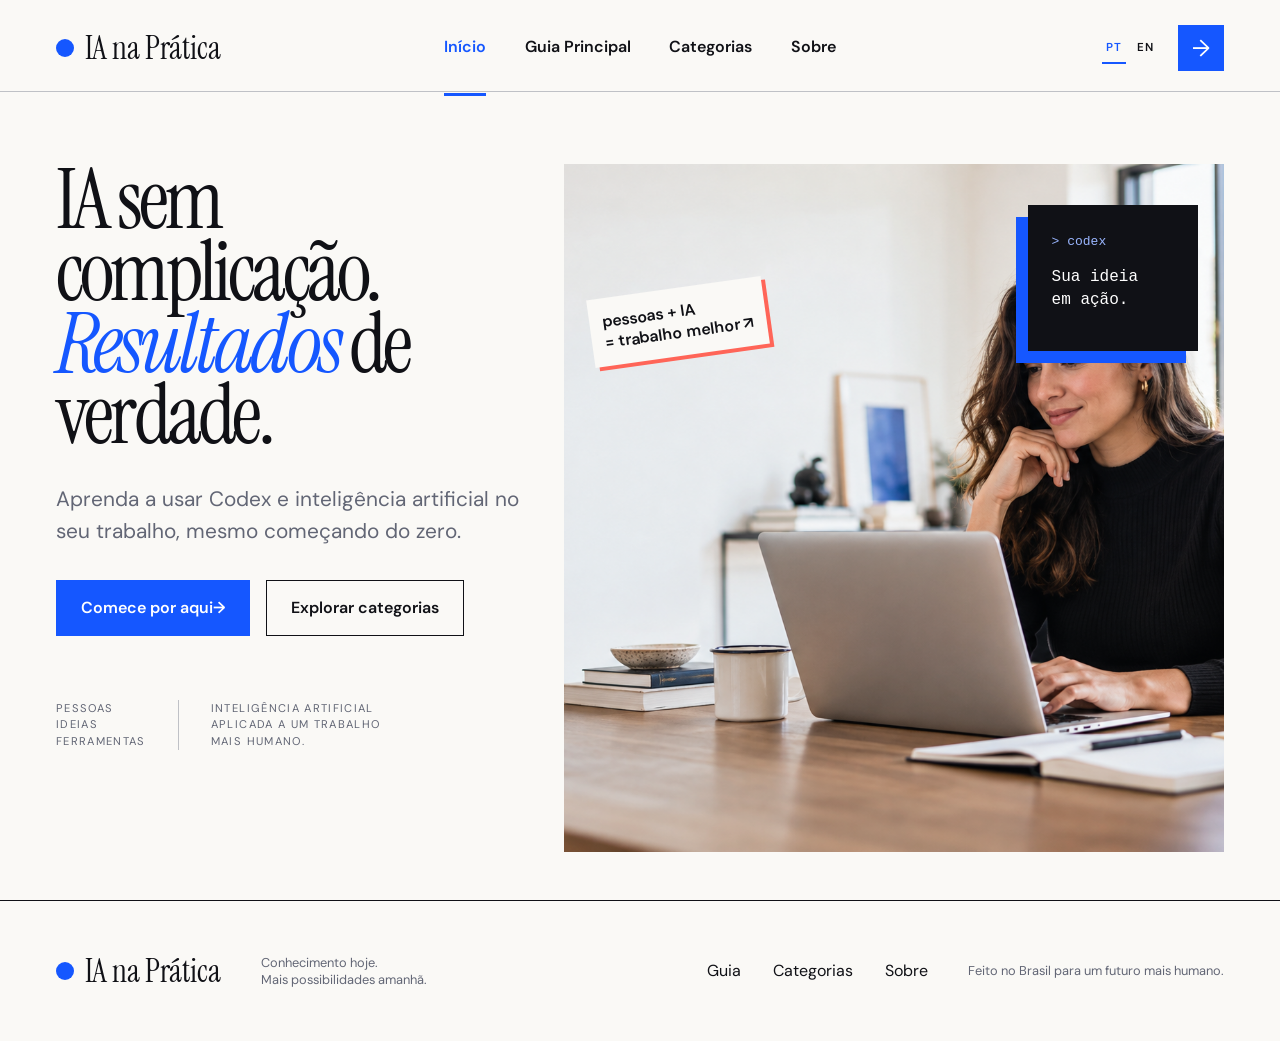
<file: index.html>
<!doctype html><html lang="pt-BR"><head><meta charset="UTF-8"><meta name="viewport" content="width=device-width,initial-scale=1"><meta name="description" content="Codex e inteligência artificial para pessoas e profissionais."><title>IA na Prática — Codex e IA sem complicação</title><link rel="icon" href="data:image/svg+xml,%3Csvg xmlns='http://www.w3.org/2000/svg' viewBox='0 0 100 100'%3E%3Ccircle cx='50' cy='50' r='42' fill='%231557ff'/%3E%3C/svg%3E"><link rel="preconnect" href="https://fonts.googleapis.com"><link rel="preconnect" href="https://fonts.gstatic.com" crossorigin><link href="https://fonts.googleapis.com/css2?family=DM+Sans:wght@400;500;600&family=Instrument+Serif:ital@0;1&display=swap" rel="stylesheet"><link rel="stylesheet" href="styles.css"></head><body>
<a class="skip-link" href="#conteudo">Pular para o conteúdo</a>
<header class="site-header"><a class="brand" href="index.html"><span class="brand-dot"></span><span>IA na Prática</span></a><button class="menu-button" aria-expanded="false" aria-controls="menu">Menu</button><nav id="menu" aria-label="Navegação principal"><a class="active" href="index.html">Início</a><a href="guia.html">Guia Principal</a><a href="categorias.html">Categorias</a><a href="sobre.html">Sobre</a></nav><div class="header-tools"><div class="language-switch" aria-label="Selecionar idioma"><span aria-current="page">PT</span><a href="en/index.html" lang="en" hreflang="en-US">EN</a></div><a class="nav-arrow" href="guia.html" aria-label="Ir para o Guia Principal">→</a></div></header>
<main id="conteudo"><section class="hero home-hero"><div class="hero-copy"><h1>IA sem complicação.<br><em>Resultados</em> de verdade.</h1><p>Aprenda a usar Codex e inteligência artificial no seu trabalho, mesmo começando do zero.</p><div class="hero-actions"><a class="button primary" href="guia.html">Comece por aqui <span>→</span></a><a class="button secondary" href="categorias.html">Explorar categorias</a></div><div class="hero-note"><span>Pessoas<br>ideias<br>ferramentas</span><span>Inteligência artificial aplicada a um trabalho mais humano.</span></div></div><div class="hero-media"><img src="assets/hero-editorial.png" alt="Profissional usando inteligência artificial em seu notebook"><div class="hero-card"><span>&gt; codex</span><p>Sua ideia<br>em ação.</p></div><div class="scribble">pessoas + IA<br>= trabalho melhor ↗</div></div></section></main>
<footer><a class="brand" href="index.html"><span class="brand-dot"></span><span>IA na Prática</span></a><p>Conhecimento hoje.<br>Mais possibilidades amanhã.</p><nav aria-label="Rodapé"><a href="guia.html">Guia</a><a href="categorias.html">Categorias</a><a href="sobre.html">Sobre</a></nav><span>Feito no Brasil para um futuro mais humano.</span></footer><script src="script.js"></script></body></html>
</file>
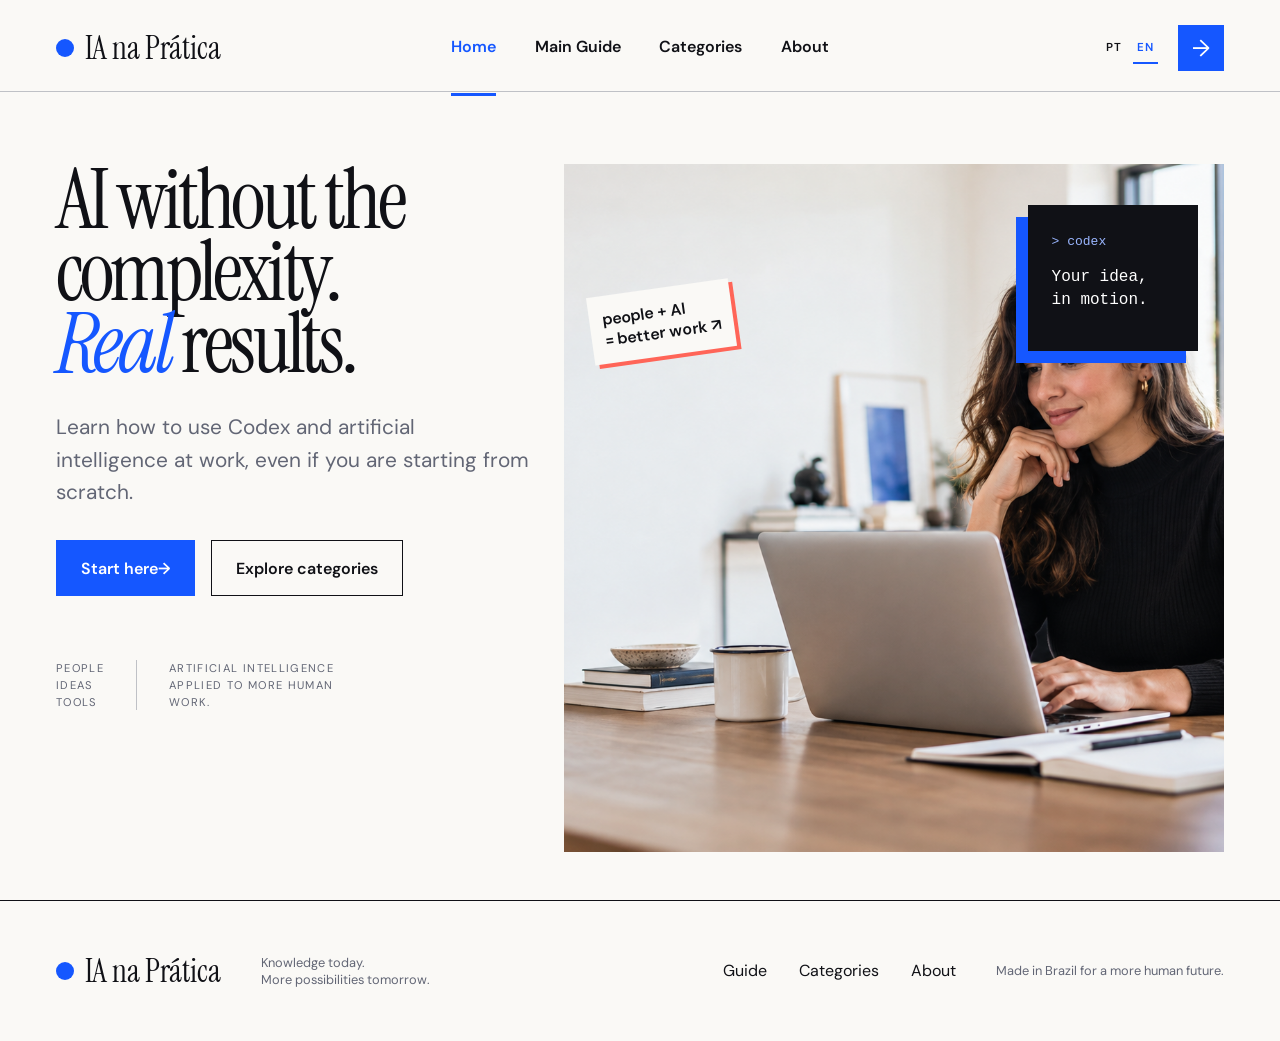
<file: en/index.html>
<!doctype html><html lang="en-US"><head><meta charset="UTF-8"><meta name="viewport" content="width=device-width,initial-scale=1"><meta name="description" content="Codex and artificial intelligence for people and professionals."><title>IA na Prática — AI made practical</title><link rel="preconnect" href="https://fonts.googleapis.com"><link rel="preconnect" href="https://fonts.gstatic.com" crossorigin><link href="https://fonts.googleapis.com/css2?family=DM+Sans:wght@400;500;600&family=Instrument+Serif:ital@0;1&display=swap" rel="stylesheet"><link rel="stylesheet" href="../styles.css"></head><body><a class="skip-link" href="#content">Skip to content</a><header class="site-header"><a class="brand" href="index.html"><span class="brand-dot"></span><span>IA na Prática</span></a><button class="menu-button" aria-expanded="false" aria-controls="menu">Menu</button><nav id="menu" aria-label="Main navigation"><a class="active" href="index.html">Home</a><a href="guide.html">Main Guide</a><a href="categories.html">Categories</a><a href="about.html">About</a></nav><div class="header-tools"><div class="language-switch" aria-label="Select language"><a href="../index.html" lang="pt-BR" hreflang="pt-BR">PT</a><span aria-current="page">EN</span></div><a class="nav-arrow" href="guide.html" aria-label="Go to the Main Guide">→</a></div></header><main id="content"><section class="hero home-hero"><div class="hero-copy"><h1>AI without the complexity.<br><em>Real</em> results.</h1><p>Learn how to use Codex and artificial intelligence at work, even if you are starting from scratch.</p><div class="hero-actions"><a class="button primary" href="guide.html">Start here <span>→</span></a><a class="button secondary" href="categories.html">Explore categories</a></div><div class="hero-note"><span>People<br>ideas<br>tools</span><span>Artificial intelligence applied to more human work.</span></div></div><div class="hero-media"><img src="../assets/hero-editorial.png" alt="A professional using artificial intelligence on her laptop"><div class="hero-card"><span>&gt; codex</span><p>Your idea,<br>in motion.</p></div><div class="scribble">people + AI<br>= better work ↗</div></div></section></main><footer><a class="brand" href="index.html"><span class="brand-dot"></span><span>IA na Prática</span></a><p>Knowledge today.<br>More possibilities tomorrow.</p><nav><a href="guide.html">Guide</a><a href="categories.html">Categories</a><a href="about.html">About</a></nav><span>Made in Brazil for a more human future.</span></footer><script src="../script.js"></script></body></html>
</file>
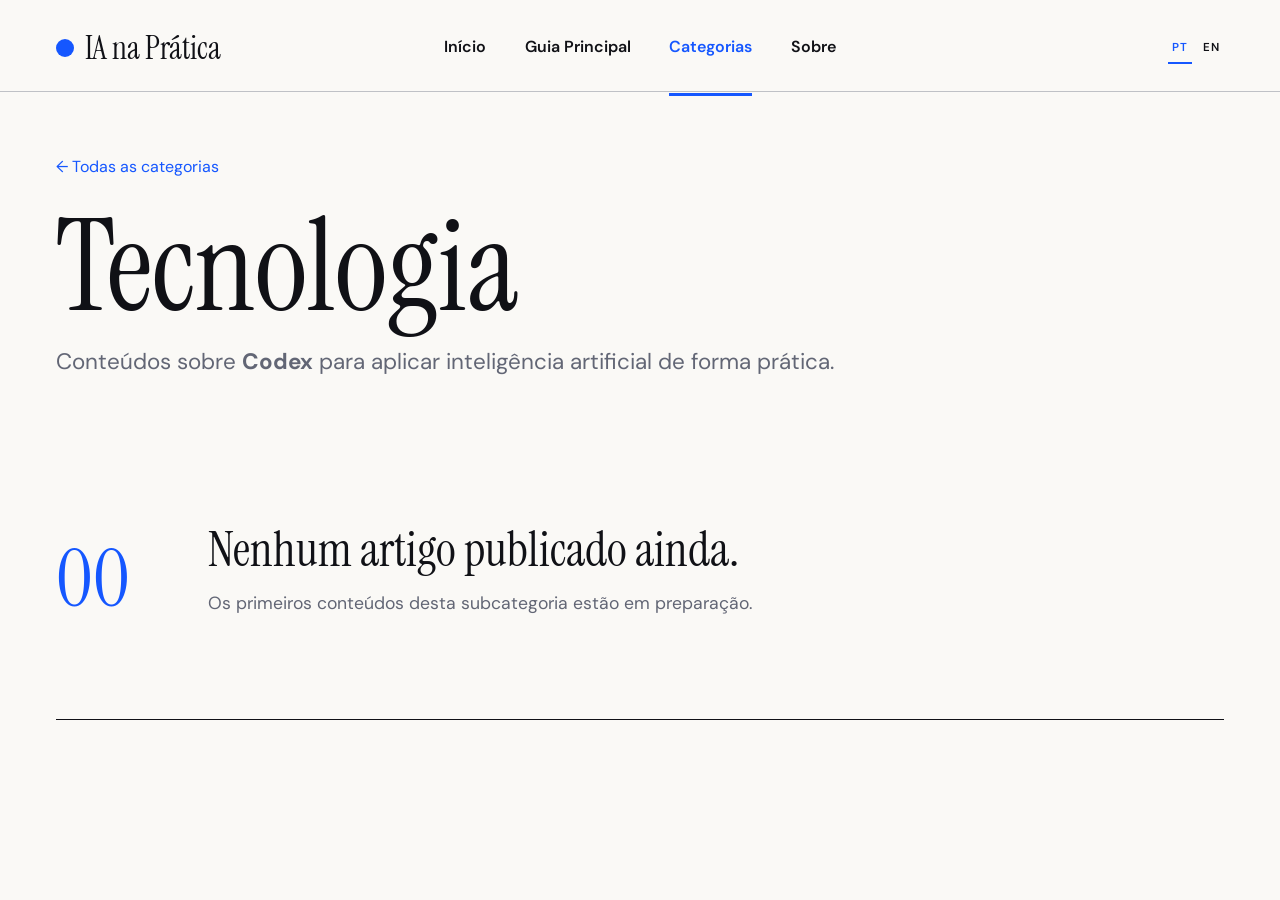
<file: categoria.html>
<!doctype html><html lang="pt-BR"><head><meta charset="UTF-8"><meta name="viewport" content="width=device-width,initial-scale=1"><title>Categoria — IA na Prática</title><link rel="preconnect" href="https://fonts.googleapis.com"><link rel="preconnect" href="https://fonts.gstatic.com" crossorigin><link href="https://fonts.googleapis.com/css2?family=DM+Sans:wght@400;500;600&family=Instrument+Serif&display=swap" rel="stylesheet"><link rel="stylesheet" href="styles.css"></head><body><header class="site-header"><a class="brand" href="index.html"><span class="brand-dot"></span><span>IA na Prática</span></a><button class="menu-button" aria-expanded="false" aria-controls="menu">Menu</button><nav id="menu"><a href="index.html">Início</a><a href="guia.html">Guia Principal</a><a class="active" href="categorias.html">Categorias</a><a href="sobre.html">Sobre</a></nav><div class="header-tools"><div class="language-switch"><span aria-current="page">PT</span><a id="language-counterpart" href="en/category.html" lang="en" hreflang="en-US">EN</a></div></div></header><main class="page listing"><a href="categorias.html">← Todas as categorias</a><h1 id="category-title">Tecnologia</h1><p class="listing-lead">Conteúdos sobre <strong id="subcategory-title">Codex</strong> para aplicar inteligência artificial de forma prática.</p><section class="empty-library" aria-label="Nenhum artigo publicado"><span>00</span><div><h2>Nenhum artigo publicado ainda.</h2><p>Os primeiros conteúdos desta subcategoria estão em preparação.</p></div></section></main><script src="script.js"></script></body></html>
</file>
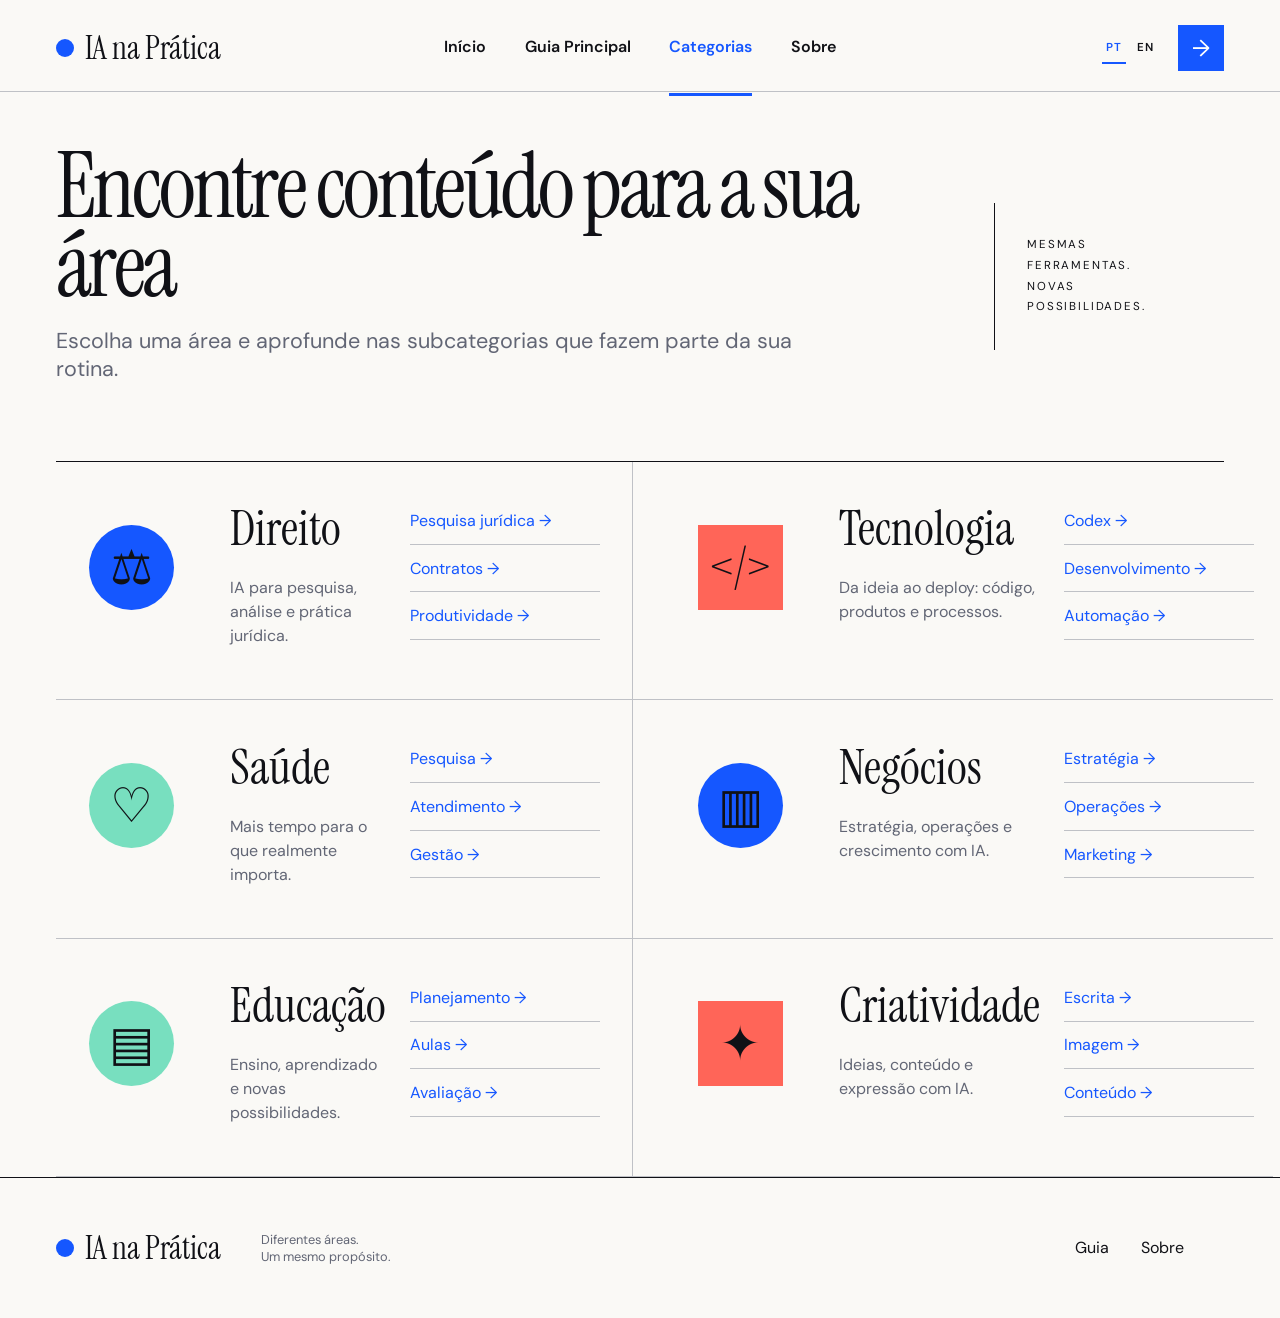
<file: categorias.html>
<!doctype html><html lang="pt-BR"><head><meta charset="UTF-8"><meta name="viewport" content="width=device-width,initial-scale=1"><title>Categorias — IA na Prática</title><link rel="preconnect" href="https://fonts.googleapis.com"><link rel="preconnect" href="https://fonts.gstatic.com" crossorigin><link href="https://fonts.googleapis.com/css2?family=DM+Sans:wght@400;500;600&family=Instrument+Serif:ital@0;1&display=swap" rel="stylesheet"><link rel="stylesheet" href="styles.css"></head><body><a class="skip-link" href="#conteudo">Pular para o conteúdo</a>
<header class="site-header"><a class="brand" href="index.html"><span class="brand-dot"></span><span>IA na Prática</span></a><button class="menu-button" aria-expanded="false" aria-controls="menu">Menu</button><nav id="menu"><a href="index.html">Início</a><a href="guia.html">Guia Principal</a><a class="active" href="categorias.html">Categorias</a><a href="sobre.html">Sobre</a></nav><div class="header-tools"><div class="language-switch"><span aria-current="page">PT</span><a href="en/categories.html" lang="en" hreflang="en-US">EN</a></div><a class="nav-arrow" href="sobre.html" aria-label="Ir para sobre">→</a></div></header>
<main id="conteudo" class="page"><section class="page-intro category-intro"><div><h1>Encontre conteúdo para a sua área</h1><p>Escolha uma área e aprofunde nas subcategorias que fazem parte da sua rotina.</p></div><aside>Mesmas ferramentas.<br>Novas possibilidades.</aside></section>
<section class="category-rails"><article><div class="rail-symbol blue">⚖</div><div><h2>Direito</h2><p>IA para pesquisa, análise e prática jurídica.</p></div><nav><a href="categoria.html?area=Direito&sub=Pesquisa+júridica">Pesquisa jurídica →</a><a href="categoria.html?area=Direito&sub=Contratos">Contratos →</a><a href="categoria.html?area=Direito&sub=Produtividade">Produtividade →</a></nav></article><article><div class="rail-symbol coral">&lt;/&gt;</div><div><h2>Tecnologia</h2><p>Da ideia ao deploy: código, produtos e processos.</p></div><nav><a href="categoria.html?area=Tecnologia&sub=Codex">Codex →</a><a href="categoria.html?area=Tecnologia&sub=Desenvolvimento">Desenvolvimento →</a><a href="categoria.html?area=Tecnologia&sub=Automação">Automação →</a></nav></article><article><div class="rail-symbol mint">♡</div><div><h2>Saúde</h2><p>Mais tempo para o que realmente importa.</p></div><nav><a href="categoria.html?area=Saúde&sub=Pesquisa">Pesquisa →</a><a href="categoria.html?area=Saúde&sub=Atendimento">Atendimento →</a><a href="categoria.html?area=Saúde&sub=Gestão">Gestão →</a></nav></article><article><div class="rail-symbol blue">▥</div><div><h2>Negócios</h2><p>Estratégia, operações e crescimento com IA.</p></div><nav><a href="categoria.html?area=Negócios&sub=Estratégia">Estratégia →</a><a href="categoria.html?area=Negócios&sub=Operações">Operações →</a><a href="categoria.html?area=Negócios&sub=Marketing">Marketing →</a></nav></article><article><div class="rail-symbol mint">▤</div><div><h2>Educação</h2><p>Ensino, aprendizado e novas possibilidades.</p></div><nav><a href="categoria.html?area=Educação&sub=Planejamento">Planejamento →</a><a href="categoria.html?area=Educação&sub=Aulas">Aulas →</a><a href="categoria.html?area=Educação&sub=Avaliação">Avaliação →</a></nav></article><article><div class="rail-symbol coral">✦</div><div><h2>Criatividade</h2><p>Ideias, conteúdo e expressão com IA.</p></div><nav><a href="categoria.html?area=Criatividade&sub=Escrita">Escrita →</a><a href="categoria.html?area=Criatividade&sub=Imagem">Imagem →</a><a href="categoria.html?area=Criatividade&sub=Conteúdo">Conteúdo →</a></nav></article></section></main><footer><a class="brand" href="index.html"><span class="brand-dot"></span><span>IA na Prática</span></a><p>Diferentes áreas.<br>Um mesmo propósito.</p><nav><a href="guia.html">Guia</a><a href="sobre.html">Sobre</a></nav></footer><script src="script.js"></script></body></html>
</file>
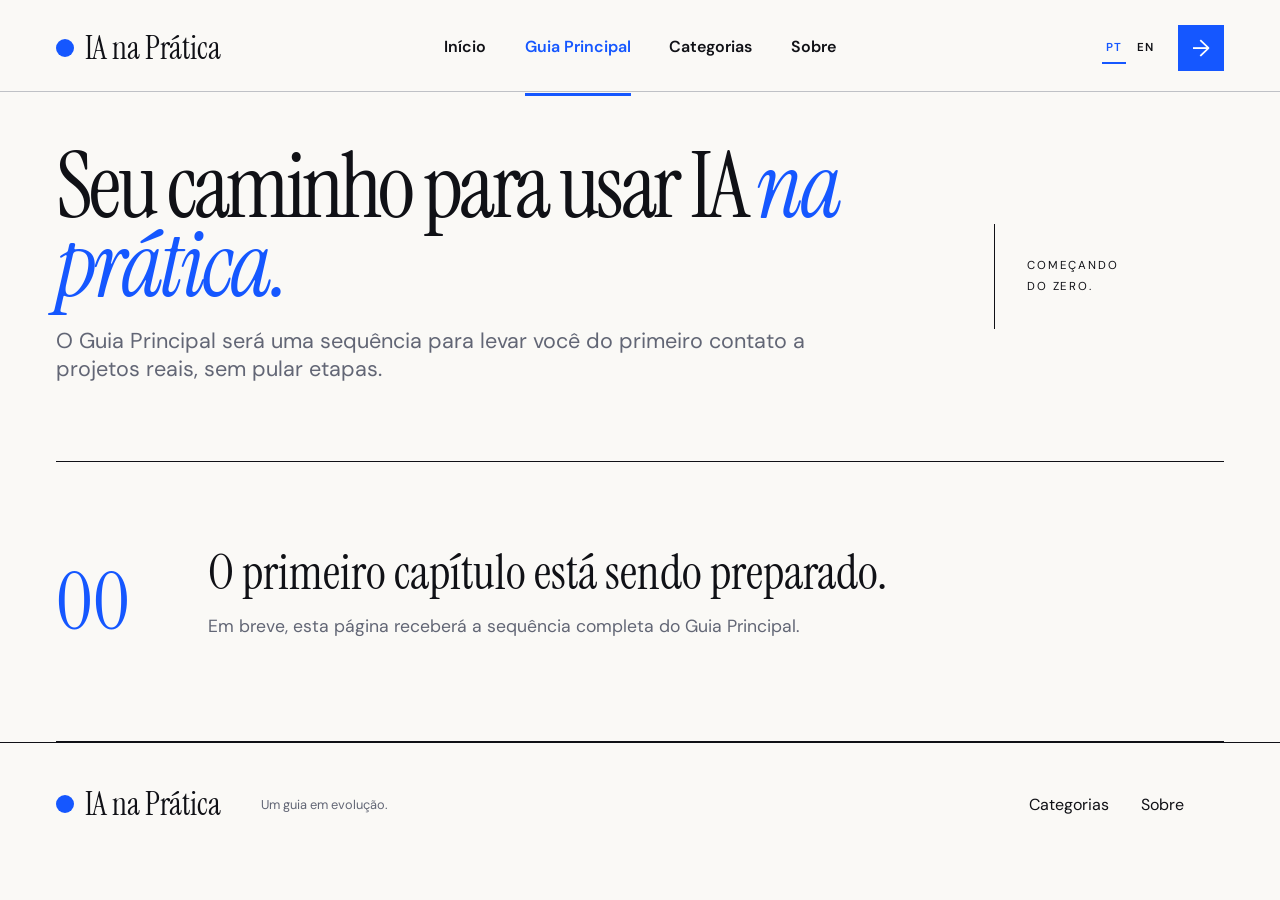
<file: guia.html>
<!doctype html><html lang="pt-BR"><head><meta charset="UTF-8"><meta name="viewport" content="width=device-width,initial-scale=1"><title>Guia Principal — IA na Prática</title><link rel="preconnect" href="https://fonts.googleapis.com"><link rel="preconnect" href="https://fonts.gstatic.com" crossorigin><link href="https://fonts.googleapis.com/css2?family=DM+Sans:wght@400;500;600&family=Instrument+Serif:ital@0;1&display=swap" rel="stylesheet"><link rel="stylesheet" href="styles.css"></head><body><a class="skip-link" href="#conteudo">Pular para o conteúdo</a><header class="site-header"><a class="brand" href="index.html"><span class="brand-dot"></span><span>IA na Prática</span></a><button class="menu-button" aria-expanded="false" aria-controls="menu">Menu</button><nav id="menu"><a href="index.html">Início</a><a class="active" href="guia.html">Guia Principal</a><a href="categorias.html">Categorias</a><a href="sobre.html">Sobre</a></nav><div class="header-tools"><div class="language-switch"><span aria-current="page">PT</span><a href="en/guide.html" lang="en" hreflang="en-US">EN</a></div><a class="nav-arrow" href="categorias.html" aria-label="Ir para categorias">→</a></div></header><main id="conteudo" class="page"><section class="page-intro guide-intro"><div><h1>Seu caminho para usar IA <em>na prática.</em></h1><p>O Guia Principal será uma sequência para levar você do primeiro contato a projetos reais, sem pular etapas.</p></div><aside>Começando<br>do zero.</aside></section><section class="empty-library" aria-label="Guia em preparação"><span>00</span><div><h2>O primeiro capítulo está sendo preparado.</h2><p>Em breve, esta página receberá a sequência completa do Guia Principal.</p></div></section></main><footer><a class="brand" href="index.html"><span class="brand-dot"></span><span>IA na Prática</span></a><p>Um guia em evolução.</p><nav><a href="categorias.html">Categorias</a><a href="sobre.html">Sobre</a></nav></footer><script src="script.js"></script></body></html>
</file>
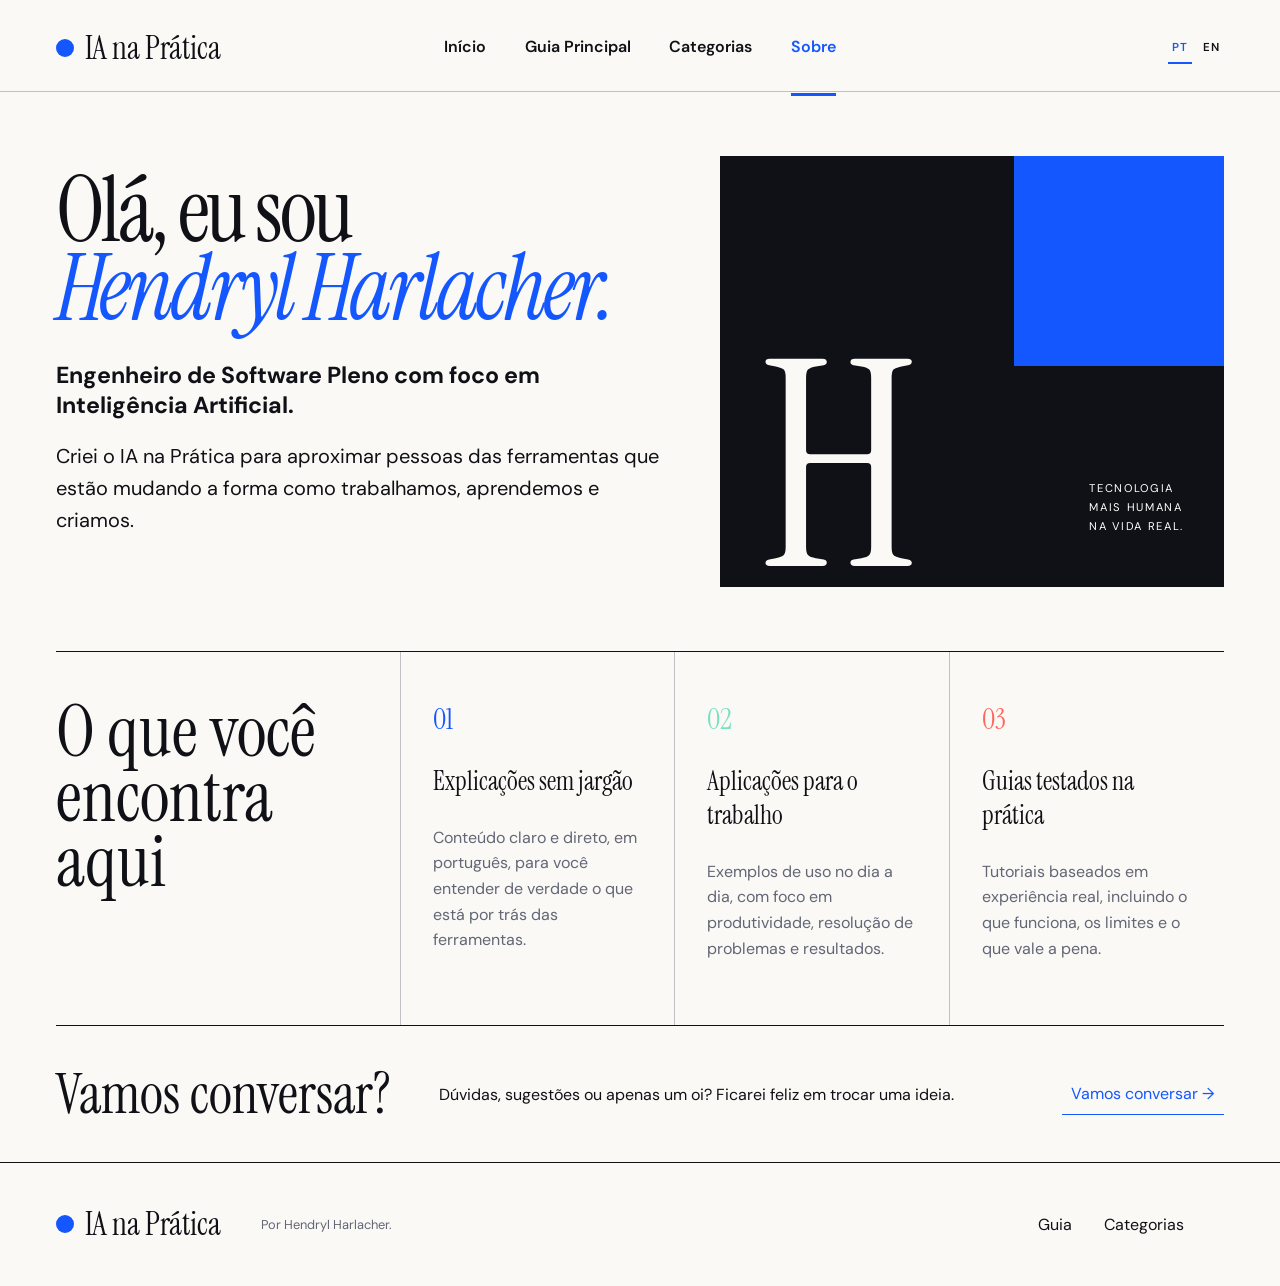
<file: sobre.html>
<!doctype html><html lang="pt-BR"><head><meta charset="UTF-8"><meta name="viewport" content="width=device-width,initial-scale=1"><meta name="description" content="Sobre Hendryl Harlacher, Engenheiro de Software Pleno com foco em IA."><title>Sobre Hendryl Harlacher — IA na Prática</title><link rel="preconnect" href="https://fonts.googleapis.com"><link rel="preconnect" href="https://fonts.gstatic.com" crossorigin><link href="https://fonts.googleapis.com/css2?family=DM+Sans:wght@400;500;600&family=Instrument+Serif:ital@0;1&display=swap" rel="stylesheet"><link rel="stylesheet" href="styles.css"></head><body><a class="skip-link" href="#conteudo">Pular para o conteúdo</a><header class="site-header"><a class="brand" href="index.html"><span class="brand-dot"></span><span>IA na Prática</span></a><button class="menu-button" aria-expanded="false" aria-controls="menu">Menu</button><nav id="menu"><a href="index.html">Início</a><a href="guia.html">Guia Principal</a><a href="categorias.html">Categorias</a><a class="active" href="sobre.html">Sobre</a></nav><div class="header-tools"><div class="language-switch"><span aria-current="page">PT</span><a href="en/about.html" lang="en" hreflang="en-US">EN</a></div></div></header>
<main id="conteudo" class="page about"><section class="about-hero"><div><h1>Olá, eu sou<br><em>Hendryl Harlacher.</em></h1><h2>Engenheiro de Software Pleno com foco em Inteligência Artificial.</h2><p>Criei o IA na Prática para aproximar pessoas das ferramentas que estão mudando a forma como trabalhamos, aprendemos e criamos.</p></div><div class="about-visual" aria-label="Espaço editorial para futura foto de Hendryl Harlacher"><span>H</span><p>tecnologia<br>mais humana<br>na vida real.</p></div></section><section class="about-principles"><h2>O que você<br>encontra aqui</h2><article><span>01</span><h3>Explicações sem jargão</h3><p>Conteúdo claro e direto, em português, para você entender de verdade o que está por trás das ferramentas.</p></article><article><span>02</span><h3>Aplicações para o trabalho</h3><p>Exemplos de uso no dia a dia, com foco em produtividade, resolução de problemas e resultados.</p></article><article><span>03</span><h3>Guias testados na prática</h3><p>Tutoriais baseados em experiência real, incluindo o que funciona, os limites e o que vale a pena.</p></article></section><section class="contact-strip"><h2>Vamos conversar?</h2><p>Dúvidas, sugestões ou apenas um oi? Ficarei feliz em trocar uma ideia.</p><a href="mailto:contato@ianapratica.com.br">Vamos conversar →</a></section></main><footer><a class="brand" href="index.html"><span class="brand-dot"></span><span>IA na Prática</span></a><p>Por Hendryl Harlacher.</p><nav><a href="guia.html">Guia</a><a href="categorias.html">Categorias</a></nav></footer><script src="script.js"></script></body></html>
</file>
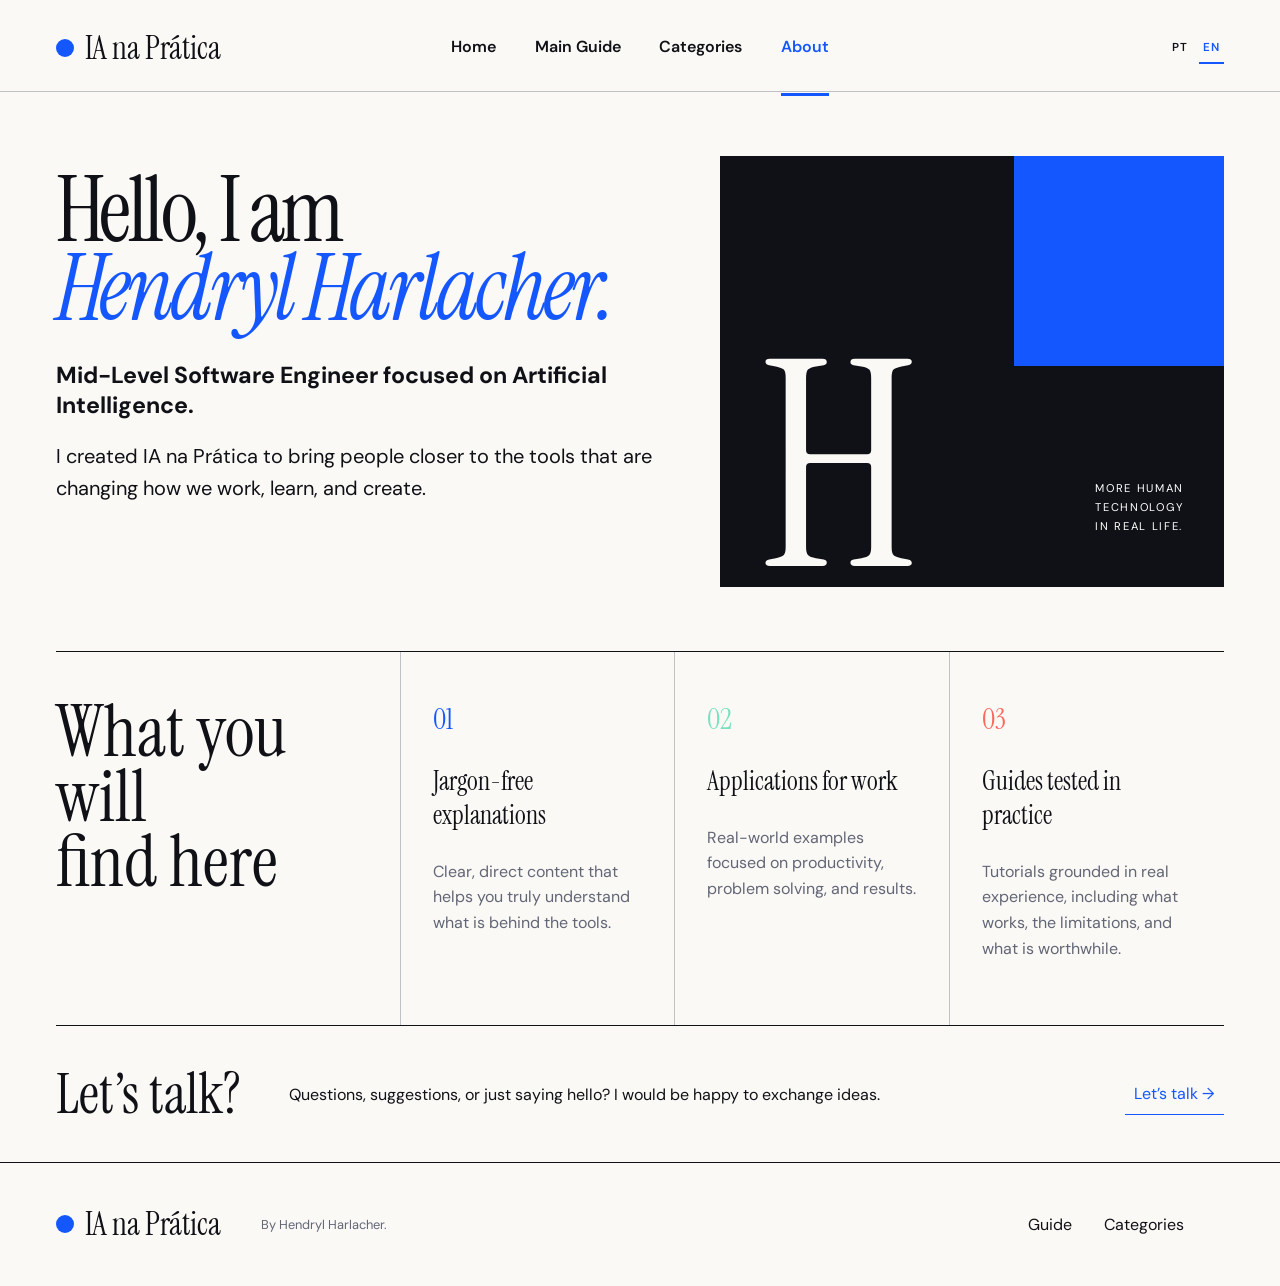
<file: en/about.html>
<!doctype html><html lang="en-US"><head><meta charset="UTF-8"><meta name="viewport" content="width=device-width,initial-scale=1"><meta name="description" content="About Hendryl Harlacher, Mid-Level Software Engineer focused on AI."><title>About Hendryl Harlacher — IA na Prática</title><link rel="preconnect" href="https://fonts.googleapis.com"><link rel="preconnect" href="https://fonts.gstatic.com" crossorigin><link href="https://fonts.googleapis.com/css2?family=DM+Sans:wght@400;500;600&family=Instrument+Serif:ital@0;1&display=swap" rel="stylesheet"><link rel="stylesheet" href="../styles.css"></head><body><a class="skip-link" href="#content">Skip to content</a><header class="site-header"><a class="brand" href="index.html"><span class="brand-dot"></span><span>IA na Prática</span></a><button class="menu-button" aria-expanded="false" aria-controls="menu">Menu</button><nav id="menu"><a href="index.html">Home</a><a href="guide.html">Main Guide</a><a href="categories.html">Categories</a><a class="active" href="about.html">About</a></nav><div class="header-tools"><div class="language-switch"><a href="../sobre.html" lang="pt-BR" hreflang="pt-BR">PT</a><span aria-current="page">EN</span></div></div></header><main id="content" class="page about"><section class="about-hero"><div><h1>Hello, I am<br><em>Hendryl Harlacher.</em></h1><h2>Mid-Level Software Engineer focused on Artificial Intelligence.</h2><p>I created IA na Prática to bring people closer to the tools that are changing how we work, learn, and create.</p></div><div class="about-visual" aria-label="Editorial space for a future photo of Hendryl Harlacher"><span>H</span><p>more human<br>technology<br>in real life.</p></div></section><section class="about-principles"><h2>What you will<br>find here</h2><article><span>01</span><h3>Jargon-free explanations</h3><p>Clear, direct content that helps you truly understand what is behind the tools.</p></article><article><span>02</span><h3>Applications for work</h3><p>Real-world examples focused on productivity, problem solving, and results.</p></article><article><span>03</span><h3>Guides tested in practice</h3><p>Tutorials grounded in real experience, including what works, the limitations, and what is worthwhile.</p></article></section><section class="contact-strip"><h2>Let’s talk?</h2><p>Questions, suggestions, or just saying hello? I would be happy to exchange ideas.</p><a href="mailto:contato@ianapratica.com.br">Let’s talk →</a></section></main><footer><a class="brand" href="index.html"><span class="brand-dot"></span><span>IA na Prática</span></a><p>By Hendryl Harlacher.</p><nav><a href="guide.html">Guide</a><a href="categories.html">Categories</a></nav></footer><script src="../script.js"></script></body></html>
</file>
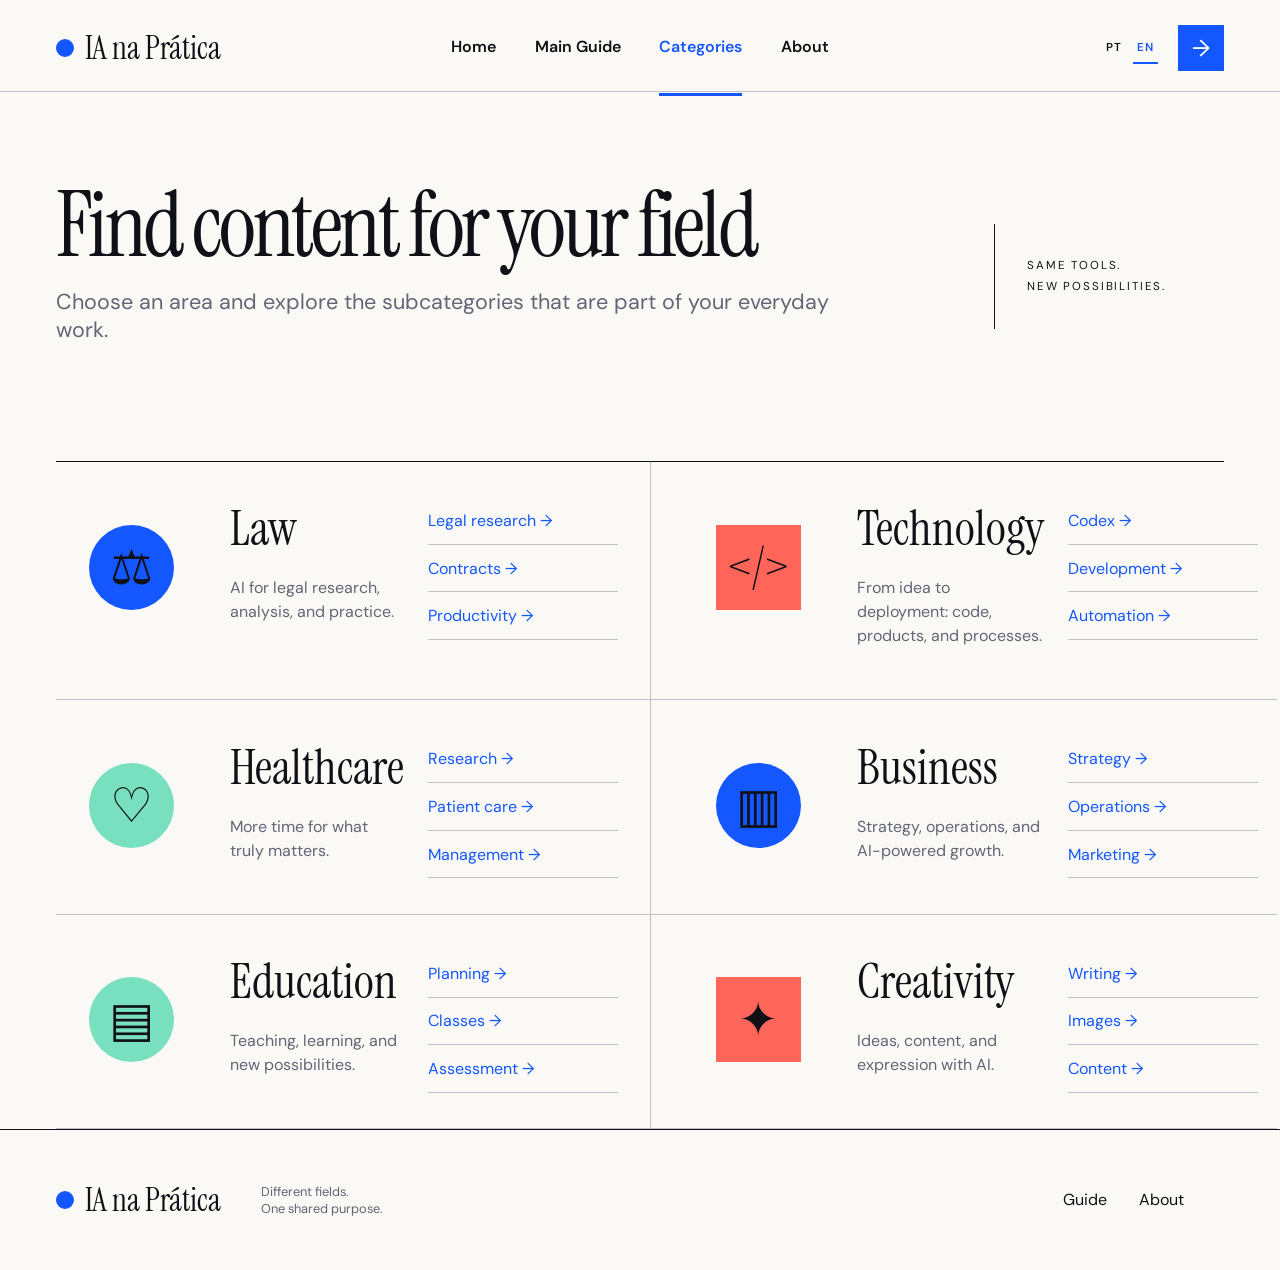
<file: en/categories.html>
<!doctype html><html lang="en-US"><head><meta charset="UTF-8"><meta name="viewport" content="width=device-width,initial-scale=1"><title>Categories — IA na Prática</title><link rel="preconnect" href="https://fonts.googleapis.com"><link rel="preconnect" href="https://fonts.gstatic.com" crossorigin><link href="https://fonts.googleapis.com/css2?family=DM+Sans:wght@400;500;600&family=Instrument+Serif:ital@0;1&display=swap" rel="stylesheet"><link rel="stylesheet" href="../styles.css"></head><body><a class="skip-link" href="#content">Skip to content</a><header class="site-header"><a class="brand" href="index.html"><span class="brand-dot"></span><span>IA na Prática</span></a><button class="menu-button" aria-expanded="false" aria-controls="menu">Menu</button><nav id="menu"><a href="index.html">Home</a><a href="guide.html">Main Guide</a><a class="active" href="categories.html">Categories</a><a href="about.html">About</a></nav><div class="header-tools"><div class="language-switch"><a href="../categorias.html" lang="pt-BR" hreflang="pt-BR">PT</a><span aria-current="page">EN</span></div><a class="nav-arrow" href="about.html" aria-label="Go to About">→</a></div></header><main id="content" class="page"><section class="page-intro category-intro"><div><h1>Find content for your field</h1><p>Choose an area and explore the subcategories that are part of your everyday work.</p></div><aside>Same tools.<br>New possibilities.</aside></section><section class="category-rails"><article><div class="rail-symbol blue">⚖</div><div><h2>Law</h2><p>AI for legal research, analysis, and practice.</p></div><nav><a href="category.html?area=Law&sub=Legal+research">Legal research →</a><a href="category.html?area=Law&sub=Contracts">Contracts →</a><a href="category.html?area=Law&sub=Productivity">Productivity →</a></nav></article><article><div class="rail-symbol coral">&lt;/&gt;</div><div><h2>Technology</h2><p>From idea to deployment: code, products, and processes.</p></div><nav><a href="category.html?area=Technology&sub=Codex">Codex →</a><a href="category.html?area=Technology&sub=Development">Development →</a><a href="category.html?area=Technology&sub=Automation">Automation →</a></nav></article><article><div class="rail-symbol mint">♡</div><div><h2>Healthcare</h2><p>More time for what truly matters.</p></div><nav><a href="category.html?area=Healthcare&sub=Research">Research →</a><a href="category.html?area=Healthcare&sub=Patient+care">Patient care →</a><a href="category.html?area=Healthcare&sub=Management">Management →</a></nav></article><article><div class="rail-symbol blue">▥</div><div><h2>Business</h2><p>Strategy, operations, and AI-powered growth.</p></div><nav><a href="category.html?area=Business&sub=Strategy">Strategy →</a><a href="category.html?area=Business&sub=Operations">Operations →</a><a href="category.html?area=Business&sub=Marketing">Marketing →</a></nav></article><article><div class="rail-symbol mint">▤</div><div><h2>Education</h2><p>Teaching, learning, and new possibilities.</p></div><nav><a href="category.html?area=Education&sub=Planning">Planning →</a><a href="category.html?area=Education&sub=Classes">Classes →</a><a href="category.html?area=Education&sub=Assessment">Assessment →</a></nav></article><article><div class="rail-symbol coral">✦</div><div><h2>Creativity</h2><p>Ideas, content, and expression with AI.</p></div><nav><a href="category.html?area=Creativity&sub=Writing">Writing →</a><a href="category.html?area=Creativity&sub=Images">Images →</a><a href="category.html?area=Creativity&sub=Content">Content →</a></nav></article></section></main><footer><a class="brand" href="index.html"><span class="brand-dot"></span><span>IA na Prática</span></a><p>Different fields.<br>One shared purpose.</p><nav><a href="guide.html">Guide</a><a href="about.html">About</a></nav></footer><script src="../script.js"></script></body></html>
</file>
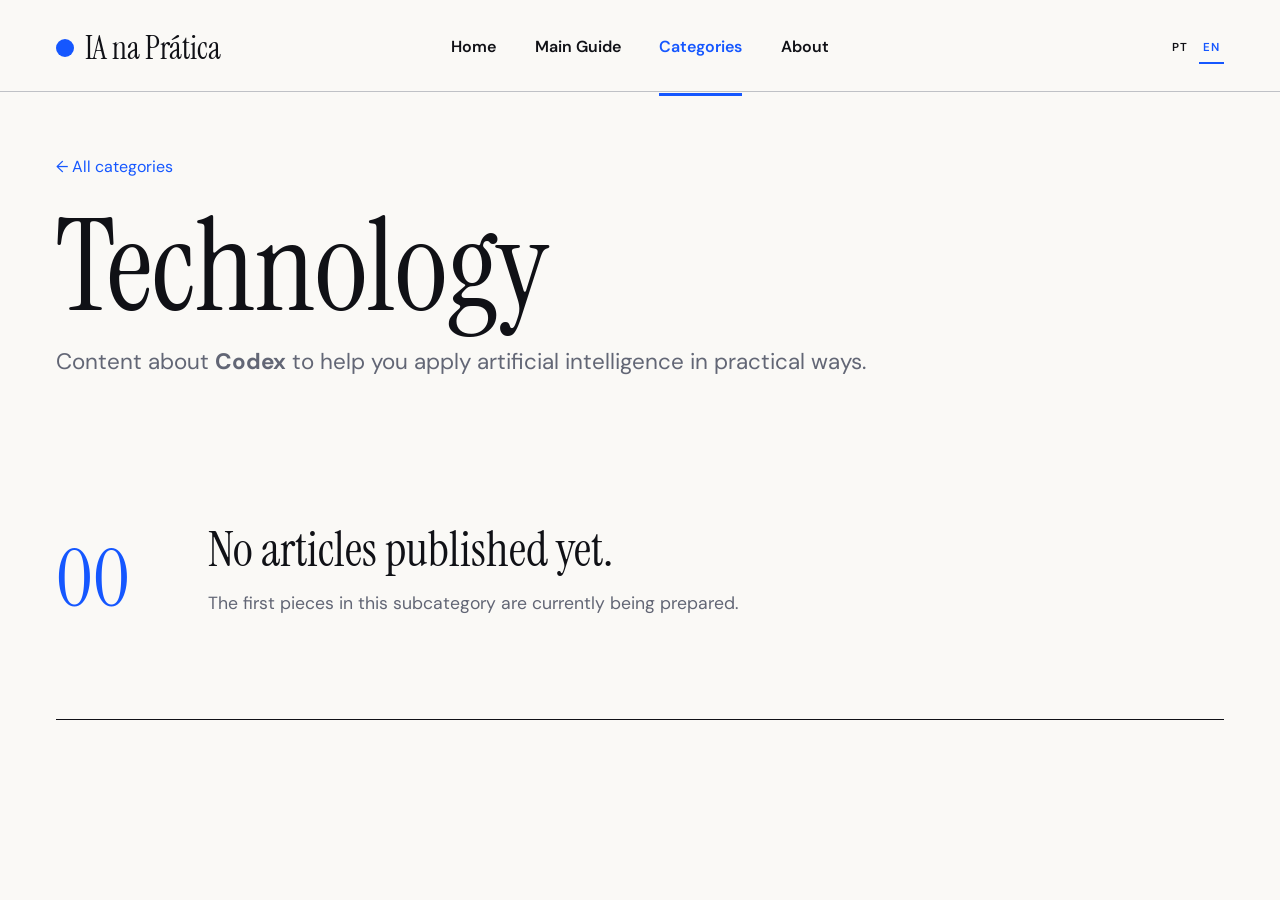
<file: en/category.html>
<!doctype html><html lang="en-US"><head><meta charset="UTF-8"><meta name="viewport" content="width=device-width,initial-scale=1"><title>Category — IA na Prática</title><link rel="preconnect" href="https://fonts.googleapis.com"><link rel="preconnect" href="https://fonts.gstatic.com" crossorigin><link href="https://fonts.googleapis.com/css2?family=DM+Sans:wght@400;500;600&family=Instrument+Serif&display=swap" rel="stylesheet"><link rel="stylesheet" href="../styles.css"></head><body><header class="site-header"><a class="brand" href="index.html"><span class="brand-dot"></span><span>IA na Prática</span></a><button class="menu-button" aria-expanded="false" aria-controls="menu">Menu</button><nav id="menu"><a href="index.html">Home</a><a href="guide.html">Main Guide</a><a class="active" href="categories.html">Categories</a><a href="about.html">About</a></nav><div class="header-tools"><div class="language-switch"><a id="language-counterpart" href="../categoria.html" lang="pt-BR" hreflang="pt-BR">PT</a><span aria-current="page">EN</span></div></div></header><main class="page listing"><a href="categories.html">← All categories</a><h1 id="category-title">Technology</h1><p class="listing-lead">Content about <strong id="subcategory-title">Codex</strong> to help you apply artificial intelligence in practical ways.</p><section class="empty-library" aria-label="No published articles"><span>00</span><div><h2>No articles published yet.</h2><p>The first pieces in this subcategory are currently being prepared.</p></div></section></main><script src="../script.js"></script></body></html>
</file>
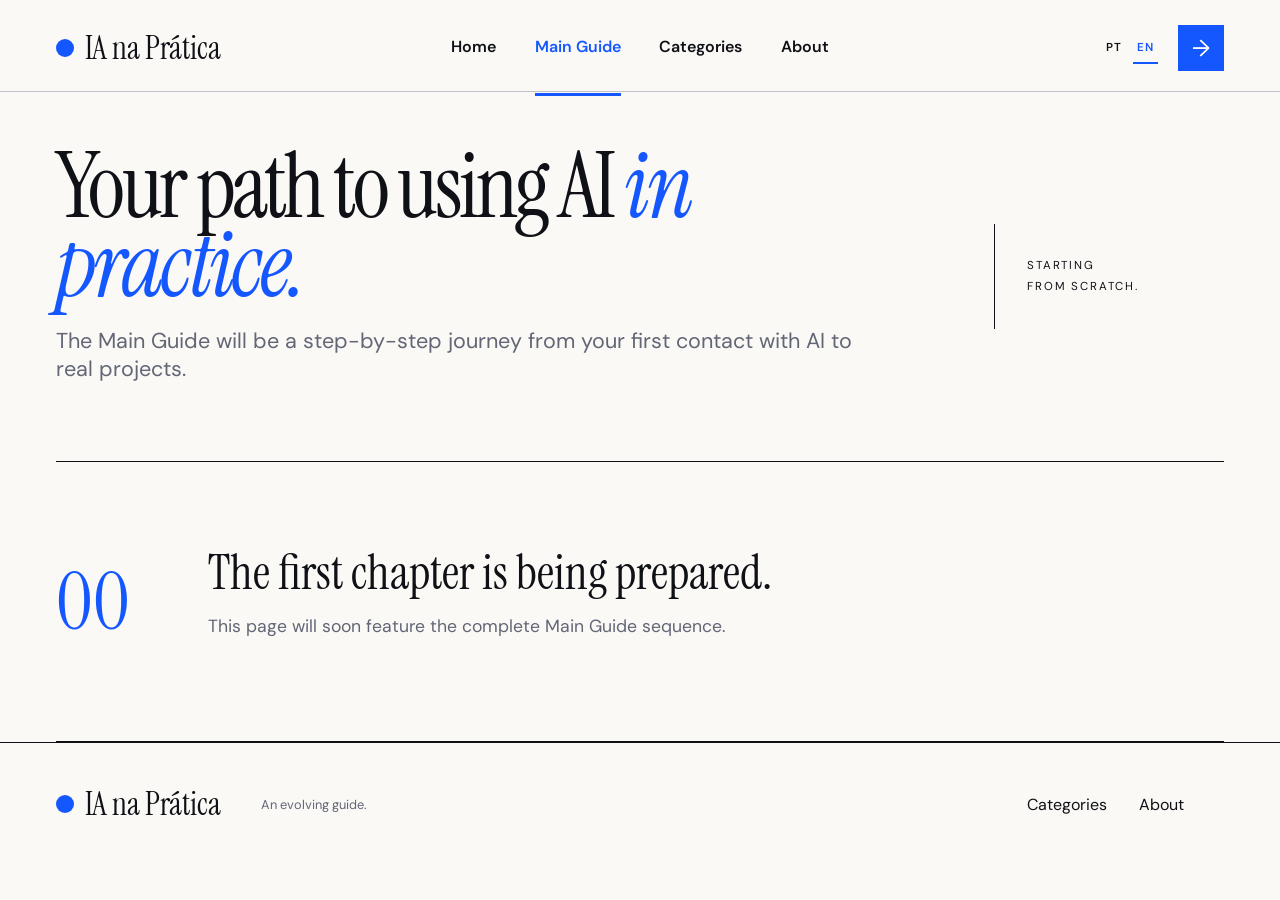
<file: en/guide.html>
<!doctype html><html lang="en-US"><head><meta charset="UTF-8"><meta name="viewport" content="width=device-width,initial-scale=1"><title>Main Guide — IA na Prática</title><link rel="preconnect" href="https://fonts.googleapis.com"><link rel="preconnect" href="https://fonts.gstatic.com" crossorigin><link href="https://fonts.googleapis.com/css2?family=DM+Sans:wght@400;500;600&family=Instrument+Serif:ital@0;1&display=swap" rel="stylesheet"><link rel="stylesheet" href="../styles.css"></head><body><a class="skip-link" href="#content">Skip to content</a><header class="site-header"><a class="brand" href="index.html"><span class="brand-dot"></span><span>IA na Prática</span></a><button class="menu-button" aria-expanded="false" aria-controls="menu">Menu</button><nav id="menu"><a href="index.html">Home</a><a class="active" href="guide.html">Main Guide</a><a href="categories.html">Categories</a><a href="about.html">About</a></nav><div class="header-tools"><div class="language-switch"><a href="../guia.html" lang="pt-BR" hreflang="pt-BR">PT</a><span aria-current="page">EN</span></div><a class="nav-arrow" href="categories.html" aria-label="Go to categories">→</a></div></header><main id="content" class="page"><section class="page-intro guide-intro"><div><h1>Your path to using AI <em>in practice.</em></h1><p>The Main Guide will be a step-by-step journey from your first contact with AI to real projects.</p></div><aside>Starting<br>from scratch.</aside></section><section class="empty-library" aria-label="Guide in progress"><span>00</span><div><h2>The first chapter is being prepared.</h2><p>This page will soon feature the complete Main Guide sequence.</p></div></section></main><footer><a class="brand" href="index.html"><span class="brand-dot"></span><span>IA na Prática</span></a><p>An evolving guide.</p><nav><a href="categories.html">Categories</a><a href="about.html">About</a></nav></footer><script src="../script.js"></script></body></html>
</file>
<file: styles.css>
:root{--paper:#faf9f6;--ink:#101116;--muted:#626675;--blue:#1557ff;--coral:#ff6558;--mint:#78dfbf;--line:#bfc1c6;--display:"Instrument Serif",Georgia,serif;--sans:"DM Sans",Arial,sans-serif}*{box-sizing:border-box}html{scroll-behavior:smooth;scroll-padding-top:2rem}body{margin:0;background:var(--paper);color:var(--ink);font-family:var(--sans)}a{color:inherit;text-decoration:none}button,input{font:inherit}.skip-link{position:absolute;left:-999px}.skip-link:focus{left:1rem;top:1rem;background:#111;color:#fff;padding:1rem;z-index:20}.site-header{height:92px;display:grid;grid-template-columns:1fr auto 1fr;align-items:center;max-width:1400px;margin:auto;padding:0 3.5rem;border-bottom:1px solid var(--line)}.brand{display:flex;align-items:center;gap:.7rem;font:2rem var(--display)}.brand-dot{width:18px;height:18px;border-radius:50%;background:var(--blue)}.site-header nav{display:flex;gap:2.4rem}.site-header nav a{font-weight:600;padding:2.25rem 0;border-bottom:3px solid transparent}.site-header nav a:hover,.site-header nav a.active{color:var(--blue);border-color:var(--blue)}.nav-arrow{justify-self:end;display:grid;place-items:center;background:var(--blue);color:#fff;width:46px;height:46px;font-size:1.45rem}.menu-button{display:none}.hero{max-width:1400px;margin:auto;padding:4.5rem 3.5rem 3rem;display:grid;grid-template-columns:.87fr 1.13fr;min-height:700px}.home-hero{min-height:calc(100vh - 92px)}.hero-copy{padding-right:2rem;z-index:2}.hero h1{font:clamp(4.2rem,6.6vw,7rem)/.85 var(--display);letter-spacing:-.045em;margin:0 0 2rem}.hero h1 em,.page-intro em,.about h1 em{font-weight:400;color:var(--blue)}.hero-copy>p{font-size:1.3rem;line-height:1.55;max-width:560px;color:var(--muted)}.hero-actions{display:flex;gap:1rem;margin:2rem 0 4rem}.button{display:inline-flex;align-items:center;justify-content:center;border:1px solid var(--ink);padding:1rem 1.5rem;min-height:56px;font-weight:600}.primary{background:var(--blue);color:#fff;border-color:var(--blue)}.primary:hover{background:#003ecf}.secondary:hover{background:var(--ink);color:#fff}.hero-note{display:flex;gap:2rem;text-transform:uppercase;color:var(--muted);font-size:.7rem;line-height:1.5;letter-spacing:.12em}.hero-note span+span{border-left:1px solid var(--line);padding-left:2rem;max-width:230px}.hero-media{position:relative;min-height:560px;overflow:hidden}.hero-media img{width:100%;height:100%;object-fit:cover}.hero-card{position:absolute;right:4%;top:6%;background:var(--ink);color:#fff;padding:1.5rem;width:170px;box-shadow:-12px 12px 0 var(--blue)}.hero-card span{font-family:monospace;color:#9ab6ff}.hero-card p{font:1rem/1.4 monospace}.scribble{position:absolute;left:4%;top:18%;font-weight:600;transform:rotate(-8deg);background:var(--paper);padding:.8rem;box-shadow:4px 4px 0 var(--coral)}
.page{max-width:1400px;margin:auto;padding:0 3.5rem}.page-intro{min-height:370px;display:grid;grid-template-columns:1fr 230px;align-items:center;gap:4rem;border-bottom:1px solid var(--ink)}.page-intro h1{font:clamp(4.4rem,7vw,7.4rem)/.88 var(--display);letter-spacing:-.04em;margin:0}.page-intro p{font-size:1.35rem;color:var(--muted);max-width:800px}.page-intro aside{border-left:1px solid var(--ink);padding:2rem;text-transform:uppercase;letter-spacing:.16em;font-size:.72rem;line-height:1.8}.chapters>a,.chapters>.coming,.post-list>a,.post-list>.coming{display:grid;grid-template-columns:100px 1fr auto;align-items:center;gap:2rem;padding:2.3rem 0;border-bottom:1px solid var(--line)}.chapters>a:hover h2,.post-list>a:hover h2{color:var(--blue)}.chapters span,.post-list span{font:3rem var(--display);color:var(--blue)}.chapters small,.post-list small{color:var(--coral);text-transform:uppercase;letter-spacing:.12em}.chapters h2,.post-list h2{font:2.5rem/1 var(--display);margin:.4rem 0}.chapters p,.post-list p{color:var(--muted);margin:.3rem 0}.chapters b,.post-list b{color:var(--blue)}.coming{opacity:.55}
.category-rails{display:grid;grid-template-columns:1fr 1fr}.category-rails article{display:grid;grid-template-columns:150px 1fr 190px;gap:1.5rem;padding:2.2rem 1.2rem 2.2rem 0;border-bottom:1px solid var(--line)}.category-rails article:nth-child(odd){border-right:1px solid var(--line);padding-right:2rem}.category-rails article:nth-child(even){padding-left:2rem}.rail-symbol{height:140px;display:grid;place-items:center;font:3rem var(--display);position:relative}.rail-symbol:before{content:"";position:absolute;width:85px;height:85px;border-radius:50%;z-index:-1}.rail-symbol.blue:before{background:var(--blue)}.rail-symbol.coral:before{background:var(--coral);border-radius:0}.rail-symbol.mint:before{background:var(--mint)}.category-rails h2{font:3rem var(--display);margin:0}.category-rails p{color:var(--muted);line-height:1.5}.category-rails nav{display:flex;flex-direction:column}.category-rails nav a{color:var(--blue);padding:.8rem 0;border-bottom:1px solid var(--line)}.category-rails nav a:hover{padding-left:.4rem}.listing{padding-top:4rem}.listing>a{color:var(--blue)}.listing h1{font:clamp(5rem,10vw,9rem)/.9 var(--display);margin:2rem 0 0}.listing-lead{font-size:1.4rem;color:var(--muted);margin-bottom:4rem}.post-list{border-top:1px solid var(--ink)}
.about-hero{display:grid;grid-template-columns:1.1fr .9fr;gap:3rem;min-height:560px;padding:4rem 0;border-bottom:1px solid var(--ink)}.about h1{font:clamp(4.5rem,7vw,7rem)/.87 var(--display);letter-spacing:-.04em;margin:1rem 0 2rem}.about-hero h2{font-size:1.45rem}.about-hero>div:first-child>p{font-size:1.25rem;line-height:1.6;max-width:700px}.about-visual{background:var(--ink);color:#fff;display:flex;align-items:flex-end;justify-content:space-between;padding:2.5rem;position:relative;overflow:hidden}.about-visual:before{content:"";position:absolute;width:260px;height:260px;background:var(--blue);right:-50px;top:-50px}.about-visual>span{font:18rem/.55 var(--display);color:var(--paper)}.about-visual p{z-index:1;text-transform:uppercase;letter-spacing:.15em;font-size:.7rem;line-height:1.7}.about-principles{display:grid;grid-template-columns:1.25fr repeat(3,1fr);border-bottom:1px solid var(--ink)}.about-principles>h2{font:4.5rem/.9 var(--display);padding:3rem 2rem 3rem 0;margin:0}.about-principles article{border-left:1px solid var(--line);padding:3rem 2rem}.about-principles span{font:1.8rem var(--display);color:var(--blue)}.about-principles article:nth-of-type(2) span{color:var(--mint)}.about-principles article:nth-of-type(3) span{color:var(--coral)}.about-principles h3{font:1.65rem var(--display)}.about-principles p{color:var(--muted);line-height:1.6}.contact-strip{display:grid;grid-template-columns:auto 1fr auto;align-items:center;gap:3rem;padding:2rem 0}.contact-strip h2{font:3.5rem var(--display);margin:0}.contact-strip a{color:var(--blue);border-bottom:1px solid var(--blue);padding:.6rem}
.article-page{max-width:1200px;margin:auto;padding:3rem 2rem;display:grid;grid-template-columns:minmax(0,780px) 300px;gap:5rem;align-items:start}.article-header small{color:var(--blue);text-transform:uppercase;letter-spacing:.08em}.article-header h1{font:clamp(4.3rem,6vw,6.5rem)/.9 var(--display);letter-spacing:-.035em;margin:1rem 0}.article-header>p{font:2rem/1.15 var(--display);color:var(--muted)}#article>p,#article section>p,#article li{font-size:1.08rem;line-height:1.7}.article-image{width:100%;height:330px;object-fit:cover;margin:1rem 0 2rem}.article-page section{padding-top:2rem;border-top:1px solid var(--line);margin-top:2.5rem}.article-page section h2{font:3rem/1 var(--display);margin:0 0 1rem}.article-page aside:not(.toc),.article-page blockquote{border-left:5px solid var(--blue);background:#e8efff;margin:2rem 0;padding:1.4rem;font-size:1.15rem}.toc{position:sticky;top:2rem;border-left:1px solid var(--ink);padding-left:2rem}.toc h2{font:2rem var(--display)}.toc nav{display:flex;flex-direction:column}.toc nav a{padding:.8rem 1rem;border-left:3px solid transparent;color:var(--muted)}.toc nav a:hover,.toc nav a.active{color:var(--blue);border-color:var(--blue)}.toc>p{font:1.8rem/1.15 var(--display);border-top:1px solid var(--line);padding-top:2rem;margin-top:3rem}
footer{max-width:1400px;margin:auto;padding:2.5rem 3.5rem;display:grid;grid-template-columns:auto 1fr auto auto;align-items:center;gap:2.5rem;border-top:1px solid var(--ink)}footer p,footer>span{color:var(--muted);font-size:.8rem}footer nav{display:flex;gap:2rem}
@media(max-width:1050px){.site-header,.page{padding-left:1.5rem;padding-right:1.5rem}.hero{grid-template-columns:1fr;padding:3rem 1.5rem}.hero-media{min-height:500px}.category-rails{grid-template-columns:1fr}.category-rails article:nth-child(n){border-right:0;padding-left:0;padding-right:0}.article-page{grid-template-columns:minmax(0,1fr) 250px;gap:2rem}.about-principles{grid-template-columns:1fr 1fr}.about-principles>h2{grid-column:1/-1}.about-principles article:first-of-type{border-left:0}.about-principles article:last-of-type{grid-column:1/-1;border-top:1px solid var(--line)}footer{padding:2rem 1.5rem}}
@media(max-width:720px){.site-header{height:76px;grid-template-columns:1fr auto}.brand{font-size:1.65rem}.menu-button{display:block;border:1px solid var(--ink);background:transparent;padding:.55rem .8rem}.site-header nav{display:none;position:absolute;z-index:10;top:76px;left:0;right:0;background:var(--paper);padding:1rem 1.5rem;flex-direction:column;gap:0;border-bottom:1px solid var(--ink)}.site-header nav.open{display:flex}.site-header nav a{padding:1rem 0}.nav-arrow{display:none}.hero h1{font-size:3.7rem}.hero-actions{flex-direction:column}.hero-media{min-height:380px}.scribble{display:none}.page-intro{grid-template-columns:1fr;gap:1rem;padding:3rem 0}.page-intro h1{font-size:4.2rem}.page-intro aside{padding:1rem 0 1rem 1rem}.chapters>a,.chapters>.coming,.post-list>a,.post-list>.coming{grid-template-columns:60px 1fr}.chapters b,.post-list b{grid-column:2}.chapters h2,.post-list h2{font-size:2rem}.category-rails article{grid-template-columns:90px 1fr}.category-rails nav{grid-column:1/-1}.rail-symbol{height:90px}.about-hero{grid-template-columns:1fr}.about h1{font-size:4.2rem}.about-visual{min-height:300px}.about-principles{grid-template-columns:1fr}.about-principles>h2,.about-principles article:last-of-type{grid-column:auto}.about-principles article{border-left:0;border-top:1px solid var(--line)}.contact-strip{grid-template-columns:1fr;gap:1rem}.article-page{display:block;padding:2.5rem 1.5rem}.article-header h1{font-size:3.7rem}.article-header>p{font-size:1.6rem}.toc{position:relative;top:auto;border:1px solid var(--line);padding:1rem;margin:2rem 0;grid-row:1}.article-page{display:flex;flex-direction:column}.toc{order:-1}.toc>p{display:none}.article-image{height:240px}footer{grid-template-columns:1fr;gap:1rem}}
@media(prefers-reduced-motion:reduce){html{scroll-behavior:auto}*{transition:none!important}}
.empty-library{display:grid;grid-template-columns:120px 1fr;gap:2rem;align-items:center;min-height:280px;border-bottom:1px solid var(--ink)}.empty-library>span{font:5rem var(--display);color:var(--blue)}.empty-library h2{font:3rem/1 var(--display);margin:0 0 .7rem}.empty-library p{color:var(--muted);font-size:1.1rem}@media(max-width:720px){.empty-library{grid-template-columns:70px 1fr}.empty-library>span{font-size:3.5rem}.empty-library h2{font-size:2.2rem}}
.header-tools{justify-self:end;display:flex;align-items:center;gap:1.25rem}.language-switch{display:flex;align-items:center;gap:.45rem;font-size:.72rem;font-weight:600;letter-spacing:.08em}.language-switch a,.language-switch span{padding:.45rem .25rem;border-bottom:2px solid transparent}.language-switch a:hover{color:var(--blue)}.language-switch [aria-current="page"]{color:var(--blue);border-color:var(--blue)}@media(max-width:720px){.site-header{grid-template-columns:1fr auto auto;gap:.7rem}.header-tools{grid-column:2}.menu-button{grid-column:3;grid-row:1}.header-tools .nav-arrow{display:none}.language-switch{font-size:.68rem}}
</file>
